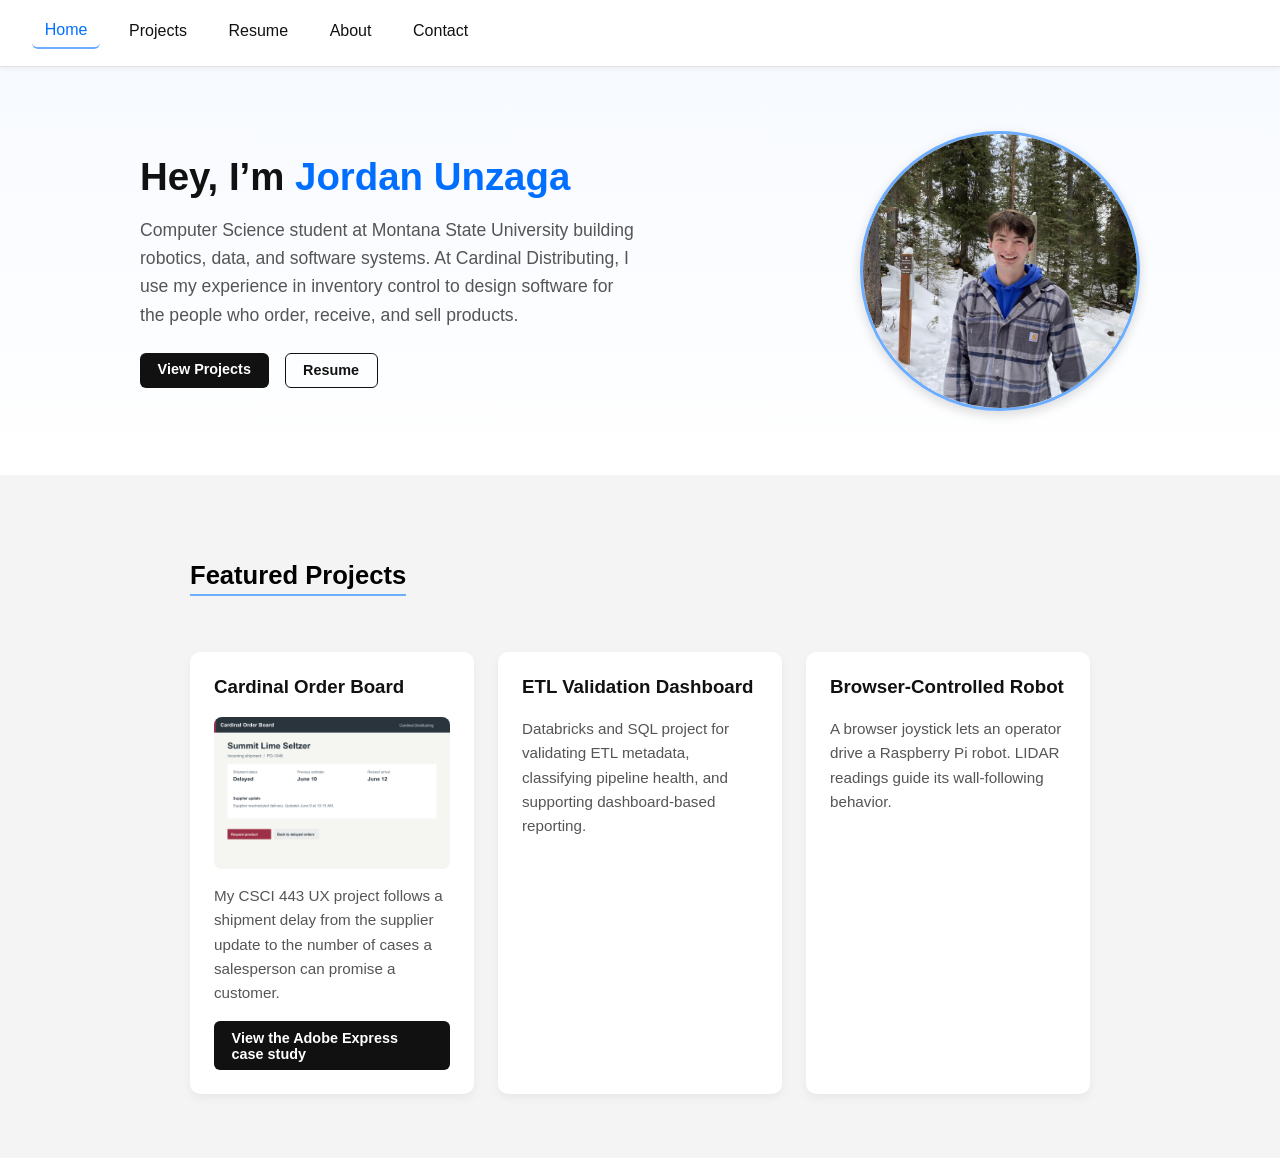
<file: index.html>
<!doctype html>
<html lang="en">
<head>
    <meta charset="UTF-8">
    <meta name="viewport" content="width=device-width, initial-scale=1">
    <link rel="icon" type="image/png" href="images/JULogo.png">
    <title>Jordan Unzaga | Portfolio</title>
    <link rel="stylesheet" href="css/navbar.css">
    <link rel="stylesheet" href="css/base.css">
    <link rel="stylesheet" href="css/home.css">
</head>

<body>
<div id="navbar"></div>

<!-- Hero -->
<section class="hero">
    <div class="hero-content">
        <div class="hero-text">
            <h1>Hey, I’m <span class="highlight">Jordan Unzaga</span></h1>
                <p>
                    Computer Science student at Montana State University building robotics, data, and software systems.
                    At Cardinal Distributing, I use my experience in inventory control to design software for the people who order, receive, and sell products.
                </p>
            <div class="btn-group">
                <a href="html/projects.html" class="btn">View Projects</a>
                <a href="html/resume.html" class="btn secondary">Resume</a>
            </div>
        </div>
        <img src="images/jordan_unzaga_home.jpg" alt="Jordan Unzaga" class="hero-photo">
    </div>
</section>

<!-- Featured Projects -->
<section class="featured page-wrapper">
    <h2>Featured Projects</h2>
    <div class="project-grid">
        <div class="project-card">
            <h3>Cardinal Order Board</h3>
<a href="images/cob-shipment.png"><img class="project-image" style="width:100%;height:auto;border-radius:8px;margin-bottom:.6rem" src="images/cob-shipment.png" alt="Shipment details showing the revised arrival date — open full size"></a>
            <p>
                My CSCI 443 UX project follows a shipment delay from the supplier update to the number of cases a salesperson can promise a customer.
            </p>
<div class="project-links"><a class="btn" href="https://new.express.adobe.com/webpage/lxT2cFe9dSMWk">View the Adobe Express case study</a></div>
        </div>

        <div class="project-card">
            <h3>ETL Validation Dashboard</h3>
            <p>
                Databricks and SQL project for validating ETL metadata, classifying pipeline health,
                and supporting dashboard-based reporting.
            </p>
        </div>

        <div class="project-card">
            <h3>Browser-Controlled Robot</h3>
            <p>
                A browser joystick lets an operator drive a Raspberry Pi robot. LIDAR readings guide its wall-following behavior.
            </p>
        </div>
    </div>
</section>


<script src="script/navbar.js"></script>
</body>
</html>
</file>
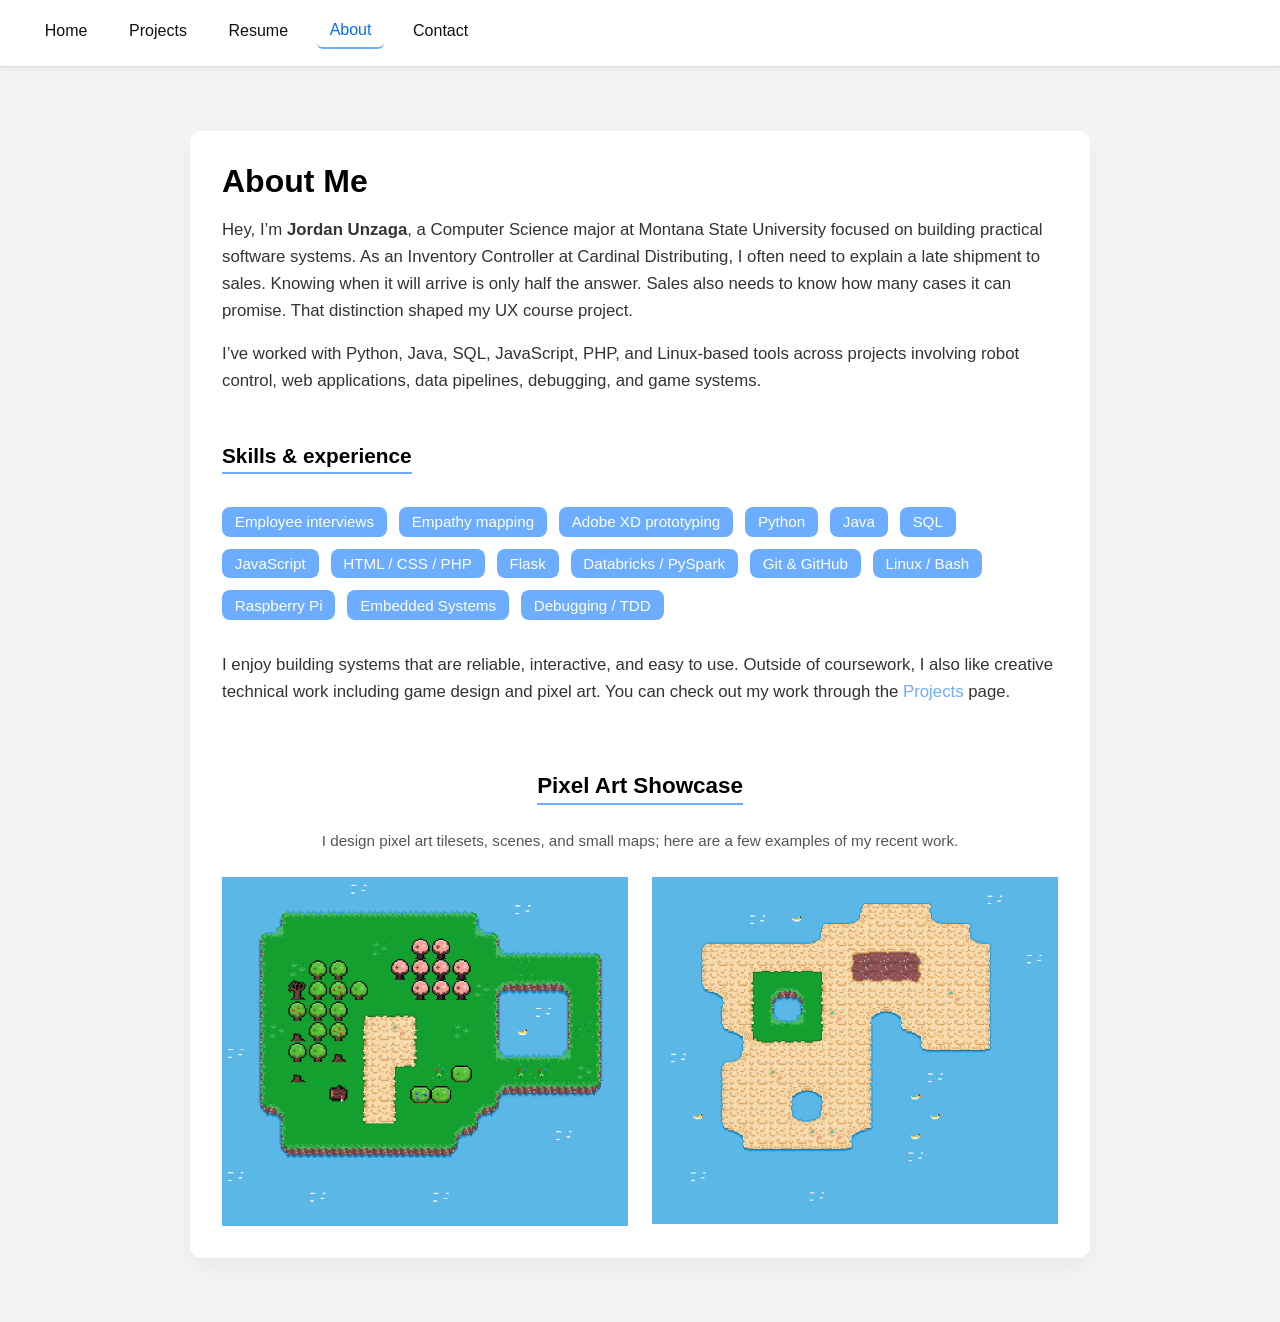
<file: html/about.html>
<!doctype html>
<html lang="en">
<head>
    <meta charset="UTF-8">
    <meta name="viewport" content="width=device-width, initial-scale=1">
    <link rel="icon" type="image/png" href="../images/JULogo.png">
    <title>About | Jordan Unzaga</title>
    <link rel="stylesheet" href="../css/base.css">
    <link rel="stylesheet" href="../css/navbar.css">
    <link rel="stylesheet" href="../css/about.css">
</head>
<body>
<div id="navbar"></div>

<main class="page-wrapper">
    <h1>About Me</h1>
        <p>
            Hey, I’m <strong>Jordan Unzaga</strong>, a Computer Science major at Montana State University focused on building practical software systems.
            As an Inventory Controller at Cardinal Distributing, I often need to explain a late shipment to sales. Knowing when it will arrive is only half the answer. Sales also needs to know how many cases it can promise. That distinction shaped my UX course project.
        </p>

        <p>
            I’ve worked with Python, Java, SQL, JavaScript, PHP, and Linux-based tools across projects involving robot control,
            web applications, data pipelines, debugging, and game systems.
        </p>

    <section class="skills">
        <h2>Skills &amp; experience</h2>
        <div class="skills-list">
            <span>Employee interviews</span>
            <span>Empathy mapping</span>
            <span>Adobe XD prototyping</span>
            <span>Python</span>
            <span>Java</span>
            <span>SQL</span>
            <span>JavaScript</span>
            <span>HTML / CSS / PHP</span>
            <span>Flask</span>
            <span>Databricks / PySpark</span>
            <span>Git & GitHub</span>
            <span>Linux / Bash</span>
            <span>Raspberry Pi</span>
            <span>Embedded Systems</span>
            <span>Debugging / TDD</span>
        </div>
    </section>

    <p style="margin-top:2rem;">
        I enjoy building systems that are reliable, interactive, and easy to use.
        Outside of coursework, I also like creative technical work including game design and pixel art.
        You can check out my work through the <a href="projects.html" style="color:#6dadff; text-decoration:none;">Projects</a> page.
    </p>

    <section class="pixel-art">
        <h2>Pixel Art Showcase</h2>
        <p class="sub">
            I design pixel art tilesets, scenes, and small maps; here are a few examples of my recent work.
        </p>

        <div class="pixel-gallery">
            <img src="../images/pixel-art1.png" alt="Pixel Art Scene 1">
            <img src="../images/pixel-art2.png" alt="Pixel Art Scene 2">
        </div>
    </section>



</main>

<script src="../script/navbar.js"></script>
</body>
</html>
</file>
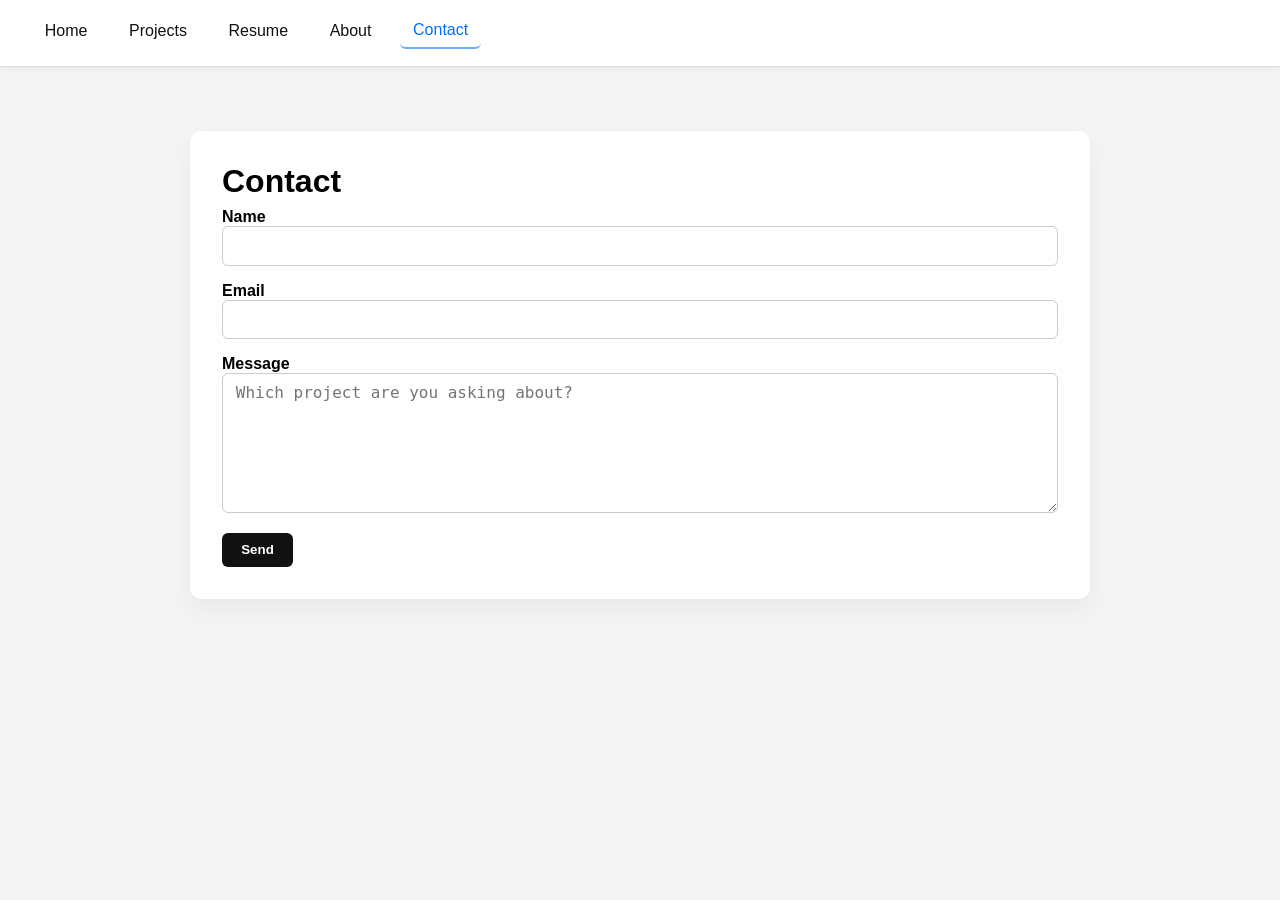
<file: html/contact.html>
<!doctype html>
<html lang="en">
<head>
    <meta charset="UTF-8">
    <meta name="viewport" content="width=device-width, initial-scale=1">
    <link rel="icon" type="image/png" href="../images/JULogo.png">
    <title>Contact | Jordan Unzaga</title>
    <link rel="stylesheet" href="../css/base.css">
    <link rel="stylesheet" href="../css/navbar.css">
    <link rel="stylesheet" href="../css/contact.css">

</head>
<body>
<div id="navbar"></div>

<main class="page-wrapper">
    <h1>Contact</h1>
    
    <form action="mailto:jordan.unzaga22@gmail.com" method="post" enctype="text/plain">
        <div>
            <label for="name">Name</label>
            <input id="name" name="name" required>
        </div>
        <div>
            <label for="email">Email</label>
            <input id="email" name="email" type="email" required>
        </div>
        <div>
            <label for="message">Message</label>
            <textarea id="message" name="message" placeholder="Which project are you asking about?"></textarea>
        </div>
        <button type="submit">Send</button>
    </form>
</main>

<script src="../script/navbar.js"></script>
</body>
</html>
</file>
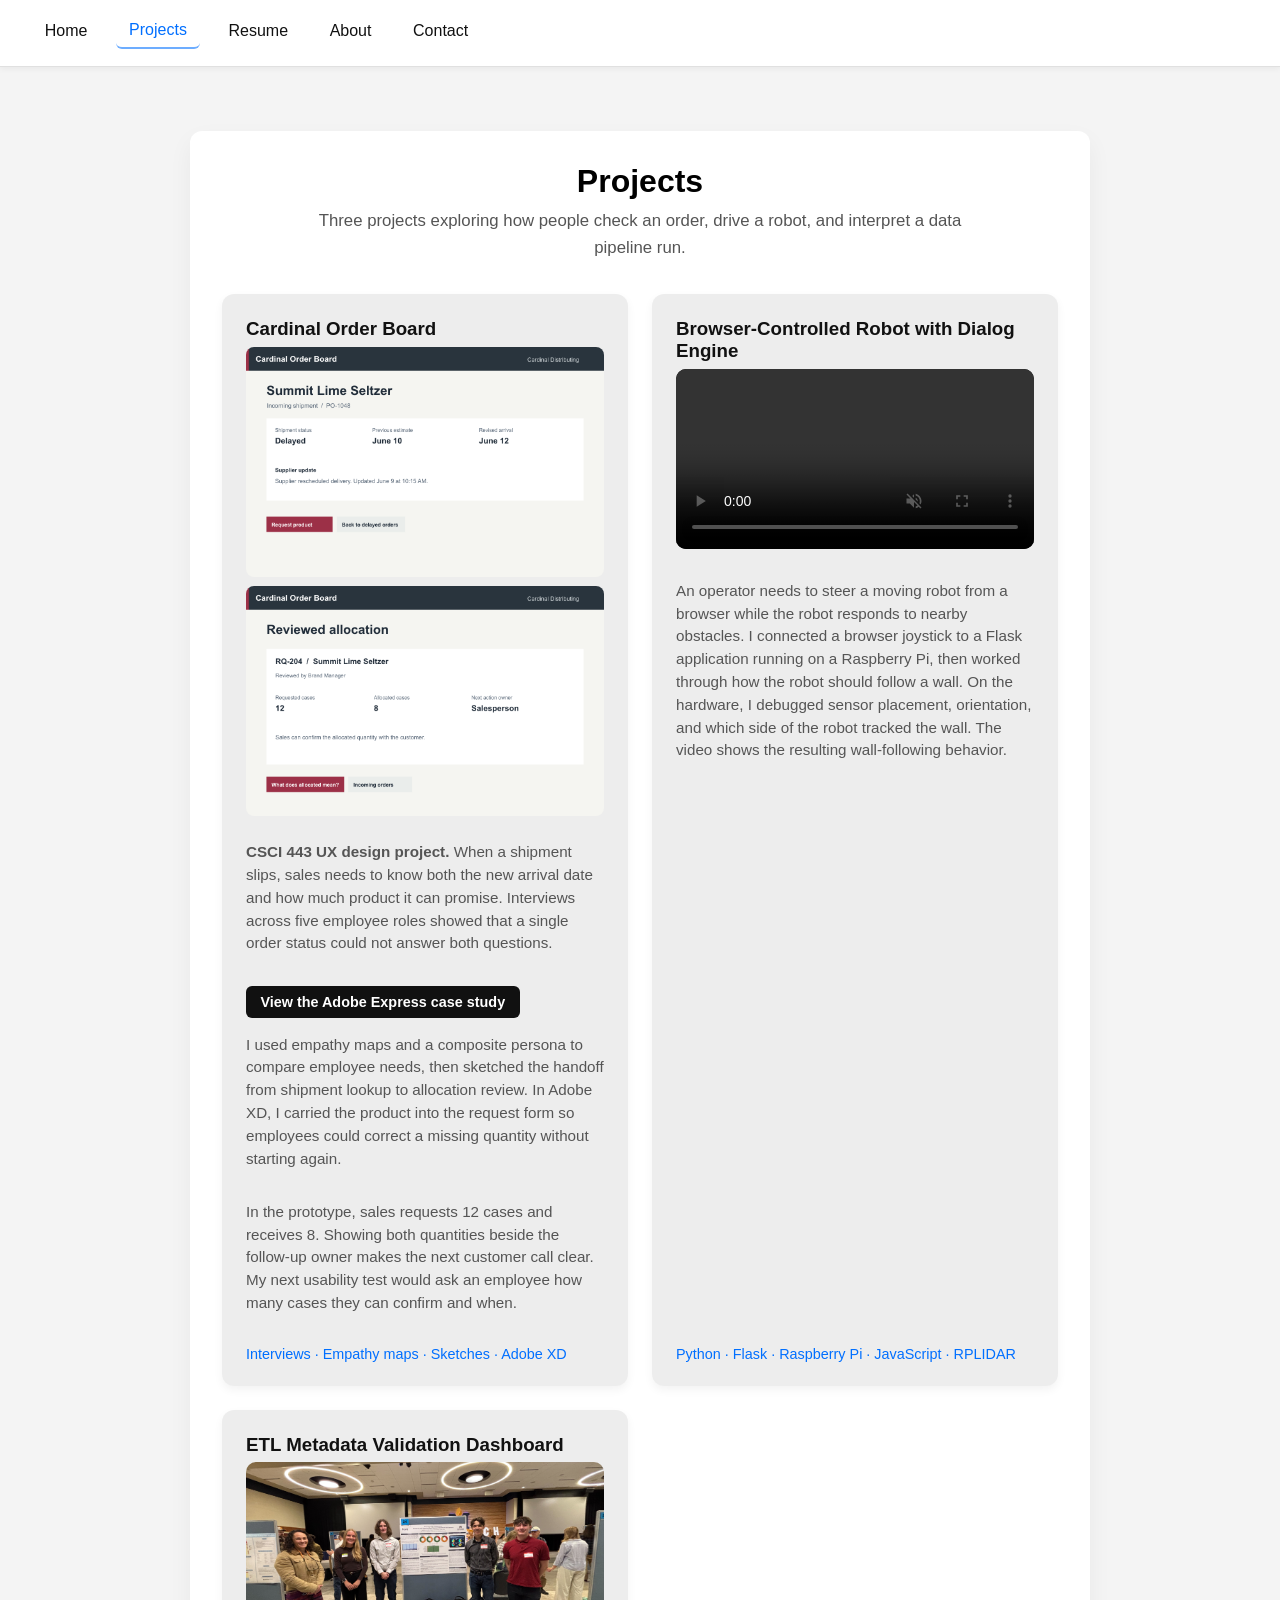
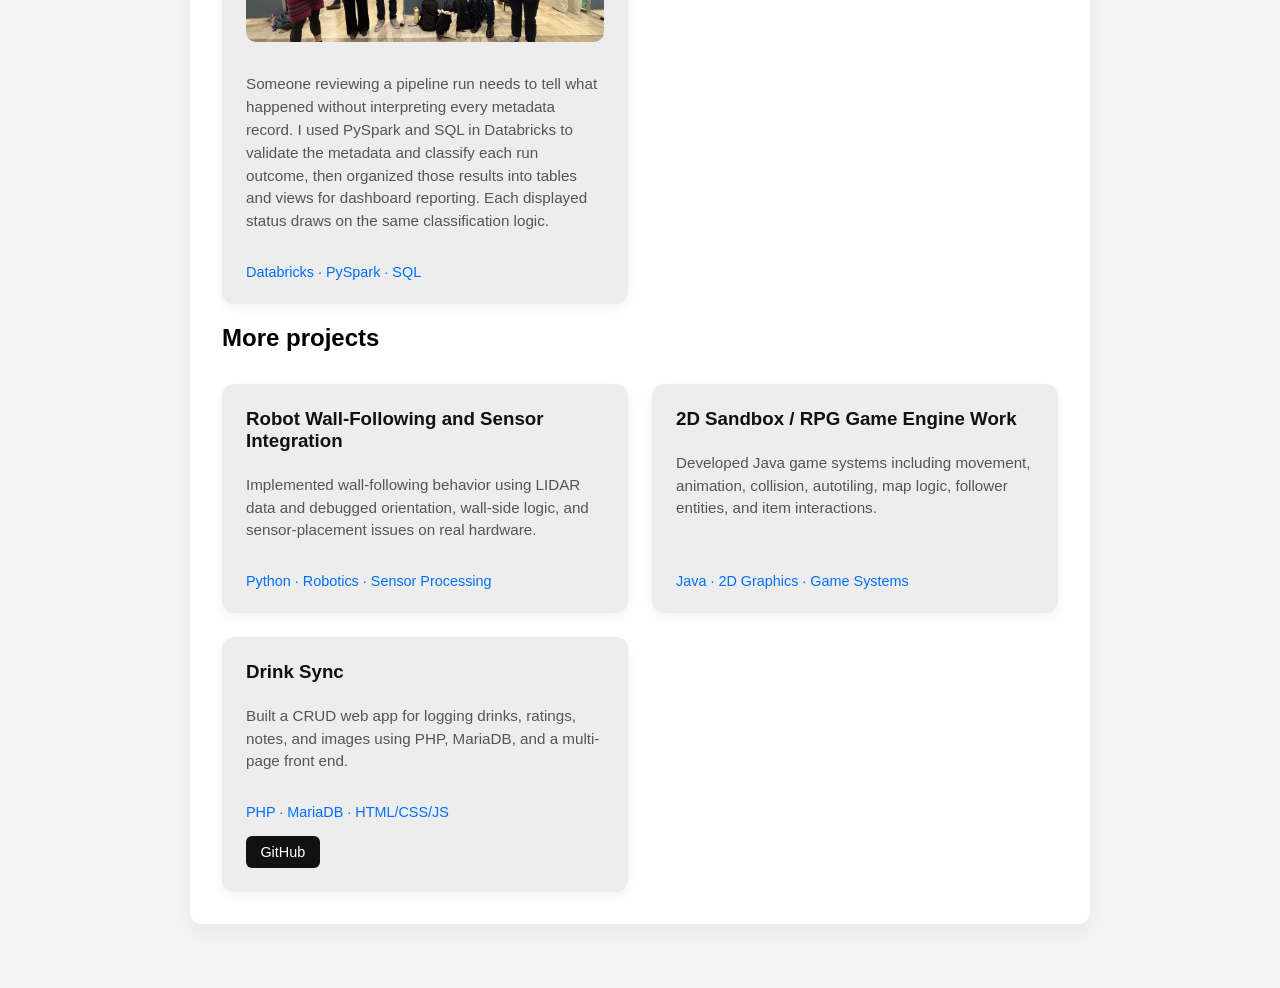
<file: html/projects.html>
<!doctype html>
<html lang="en">
<head>
    <meta charset="UTF-8">
    <meta name="viewport" content="width=device-width, initial-scale=1">
    <link rel="icon" type="image/png" href="../images/JULogo.png">
    <title>Projects | Jordan Unzaga</title>
    <link rel="stylesheet" href="../css/navbar.css">
    <link rel="stylesheet" href="../css/base.css">
    <link rel="stylesheet" href="../css/projects.css">
</head>

<body>
<div id="navbar"></div>

<main class="page-wrapper">
    <div class="projects-header">
        <h1>Projects</h1>
    <p>Three projects exploring how people check an order, drive a robot, and interpret a data pipeline run.</p>
    </div>

    <div class="project-grid">


        <div class="project-card">
            <h3>Cardinal Order Board</h3>
<a href="../images/cob-shipment.png"><img class="project-image" style="width:100%;height:auto;border-radius:8px;margin-bottom:.6rem" src="../images/cob-shipment.png" alt="Shipment details showing the revised arrival date — open full size"></a><a href="../images/cob-allocation.png"><img class="project-image" style="width:100%;height:auto;border-radius:8px;margin-bottom:.6rem" src="../images/cob-allocation.png" alt="Allocation review showing 8 of the 12 requested cases — open full size"></a>
            <p><strong>CSCI 443 UX design project.</strong> When a shipment slips, sales needs to know both the new arrival date and how much product it can promise. Interviews across five employee roles showed that a single order status could not answer both questions.</p>
<div class="project-links"><a class="btn" href="https://new.express.adobe.com/webpage/lxT2cFe9dSMWk">View the Adobe Express case study</a></div>
            <p>I used empathy maps and a composite persona to compare employee needs, then sketched the handoff from shipment lookup to allocation review. In Adobe XD, I carried the product into the request form so employees could correct a missing quantity without starting again.</p>
            <p>In the prototype, sales requests 12 cases and receives 8. Showing both quantities beside the follow-up owner makes the next customer call clear. My next usability test would ask an employee how many cases they can confirm and when.</p>
            <div class="tech">Interviews · Empathy maps · Sketches · Adobe XD</div>
        </div>

        <div class="project-card">
            <h3>Browser-Controlled Robot with Dialog Engine</h3>
            <video class="project-media" controls muted playsinline preload="metadata">
                <source src="../videos/Wall_Follow.mov" type="video/mp4">
                Your browser does not support the video tag.
            </video>
            <p>
                An operator needs to steer a moving robot from a browser while the robot responds to nearby obstacles. I connected a browser joystick to a Flask application running on a Raspberry Pi, then worked through how the robot should follow a wall. On the hardware, I debugged sensor placement, orientation, and which side of the robot tracked the wall. The video shows the resulting wall-following behavior.
            </p>
            <div class="tech">Python · Flask · Raspberry Pi · JavaScript · RPLIDAR</div>
        </div>

        <div class="project-card">
            <h3>ETL Metadata Validation Dashboard</h3>
            <img class="project-image" src="../images/CSCI491-SRC.jpg" alt="Browser-controlled robot project">
            <p>
                Someone reviewing a pipeline run needs to tell what happened without interpreting every metadata record. I used PySpark and SQL in Databricks to validate the metadata and classify each run outcome, then organized those results into tables and views for dashboard reporting. Each displayed status draws on the same classification logic.
            </p>
            <div class="tech">Databricks · PySpark · SQL</div>
        </div>

    </div>
<section aria-labelledby="more-projects">
<h2 id="more-projects">More projects</h2>
<div class="project-grid">
<div class="project-card">
            <h3>Robot Wall-Following and Sensor Integration</h3>
            <p>
                Implemented wall-following behavior using LIDAR data and debugged
                orientation, wall-side logic, and sensor-placement issues on real hardware.
            </p>
            <div class="tech">Python · Robotics · Sensor Processing</div>
        </div>

        

        <div class="project-card">
            <h3>2D Sandbox / RPG Game Engine Work</h3>
            <p>
                Developed Java game systems including movement, animation, collision,
                autotiling, map logic, follower entities, and item interactions.
            </p>
            <div class="tech">Java · 2D Graphics · Game Systems</div>
        </div>

        <div class="project-card">
            <h3>Drink Sync</h3>
            <p>
                Built a CRUD web app for logging drinks, ratings, notes, and images
                using PHP, MariaDB, and a multi-page front end.
            </p>
            <div class="tech">PHP · MariaDB · HTML/CSS/JS</div>
            <div class="project-links">
                <a href="https://github.com/jordan-unzaga/DrinkSync" target="_blank" rel="noopener noreferrer">GitHub</a>
            </div>
        </div>

</div>
</section>
</main>

<script src="../script/navbar.js"></script>
</body>
</html>
</file>
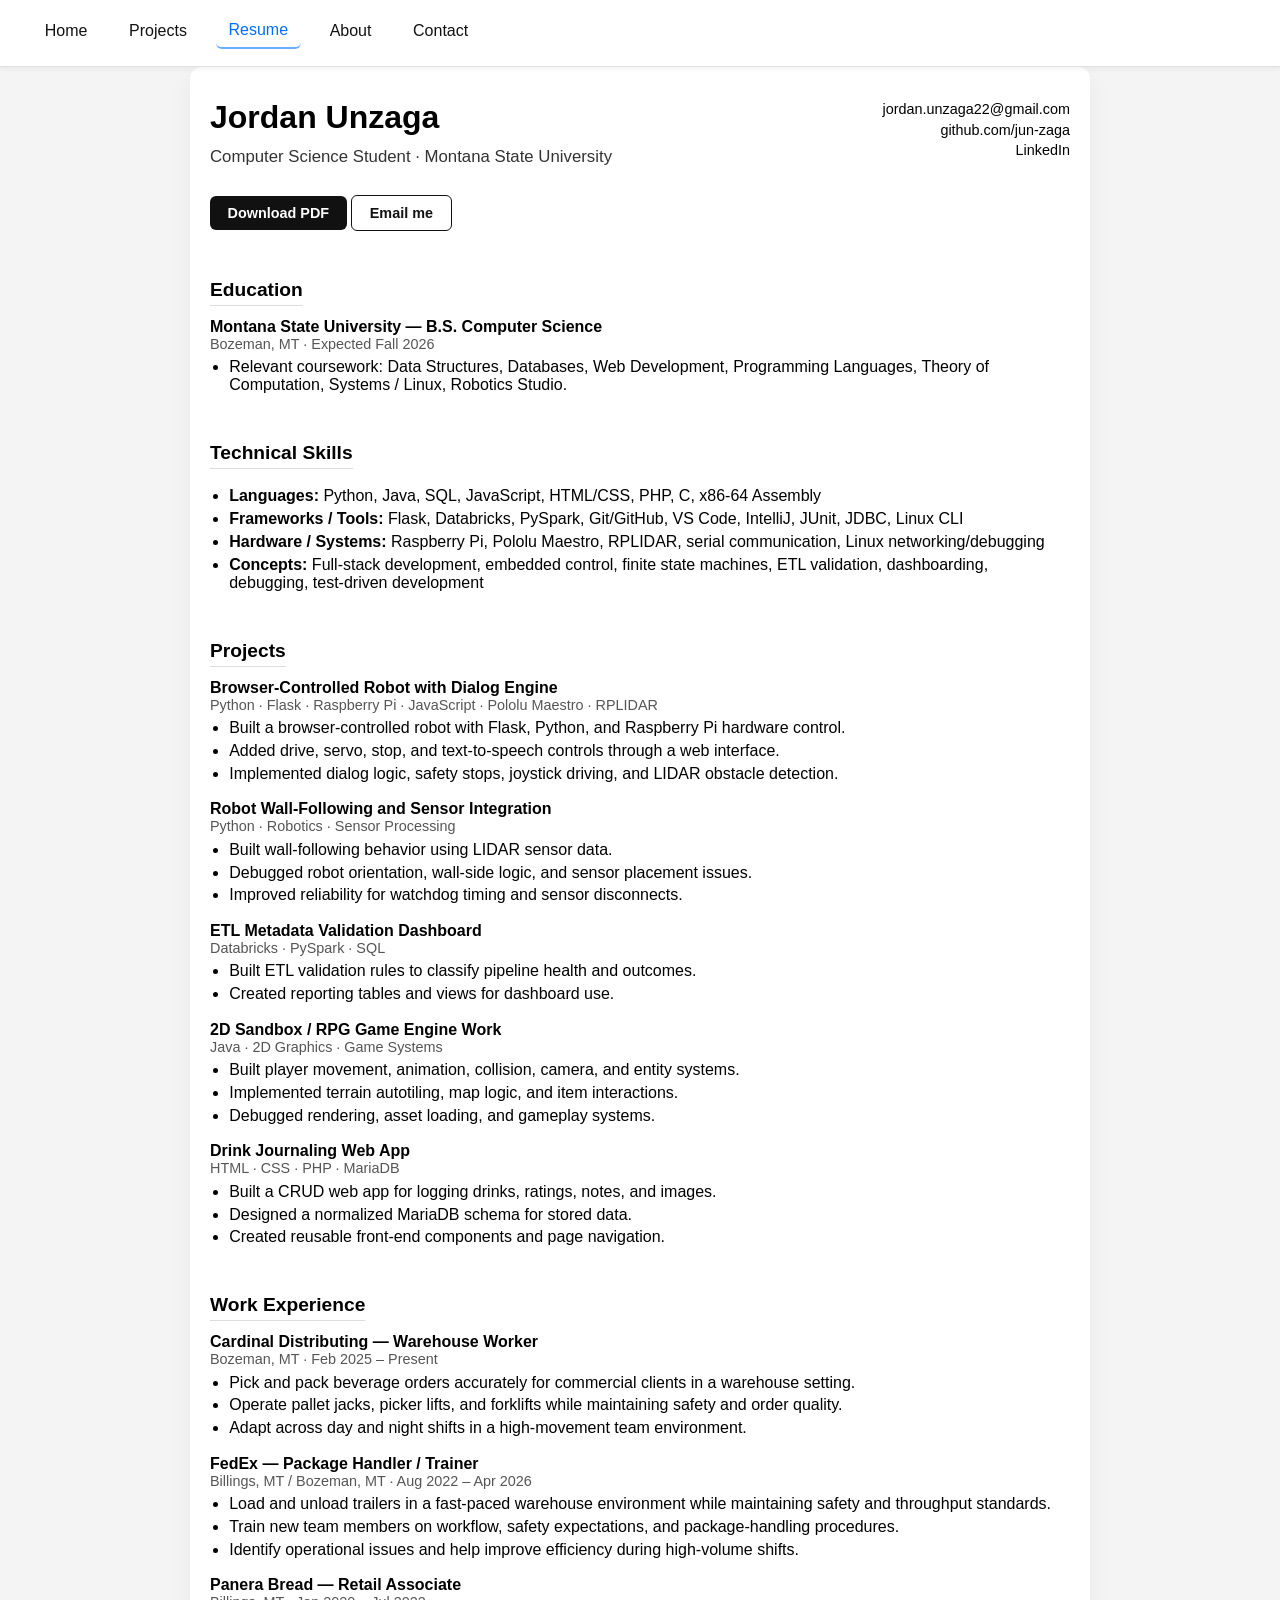
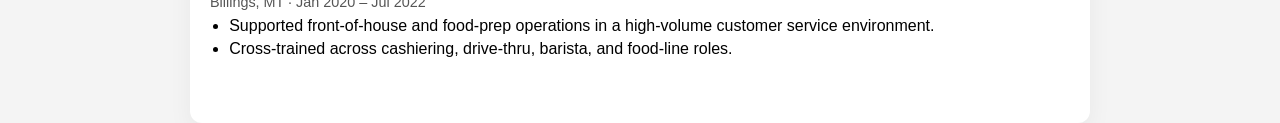
<file: html/resume.html>
<!doctype html>
<html lang="en">
<head>
    <meta charset="UTF-8">
    <meta name="viewport" content="width=device-width, initial-scale=1">
    <title>Resume | Jordan Unzaga</title>
    <link rel="stylesheet" href="../css/base.css">
    <link rel="stylesheet" href="../css/navbar.css">
    <link rel="stylesheet" href="../css/resume.css">
</head>
<body>
<div id="navbar"></div>

<main class="page-wrapper">
    <div class="top-row">
        <div>
            <h1>Jordan Unzaga</h1>
            <p style="margin: .3rem 0 0;">Computer Science Student · Montana State University</p>
        </div>

        <div class="contact-info">
            <div><a href="mailto:jordan.unzaga22@gmail.com">jordan.unzaga22@gmail.com</a></div>
            <div><a href="https://github.com/jordan-unzaga" target="_blank" rel="noopener noreferrer">github.com/jun-zaga</a></div>
            <div><a href="https://www.linkedin.com/in/jordan-unzaga-432226391/" target="_blank" rel="noopener noreferrer">LinkedIn</a></div>
        </div>
    </div>

    <div class="btn-row">
        <a href="../res/Resume-JU-Spring2026.pdf" class="btn" target="_blank" rel="noopener noreferrer">Download PDF</a>
        <a href="mailto:jordan.unzaga22@gmail.com?subject=Regarding%20your%20portfolio" class="btn secondary">Email me</a>
    </div>

    <section class="section">
        <h2>Education</h2>
        <div class="item">
            <div class="item-title">Montana State University — B.S. Computer Science</div>
            <div class="item-sub">Bozeman, MT · Expected Fall 2026</div>
            <ul>
                <li>Relevant coursework: Data Structures, Databases, Web Development, Programming Languages, Theory of Computation, Systems / Linux, Robotics Studio.</li>
            </ul>
        </div>
    </section>

    <section class="section">
        <h2>Technical Skills</h2>
        <ul>
            <li><strong>Languages:</strong> Python, Java, SQL, JavaScript, HTML/CSS, PHP, C, x86-64 Assembly</li>
            <li><strong>Frameworks / Tools:</strong> Flask, Databricks, PySpark, Git/GitHub, VS Code, IntelliJ, JUnit, JDBC, Linux CLI</li>
            <li><strong>Hardware / Systems:</strong> Raspberry Pi, Pololu Maestro, RPLIDAR, serial communication, Linux networking/debugging</li>
            <li><strong>Concepts:</strong> Full-stack development, embedded control, finite state machines, ETL validation, dashboarding, debugging, test-driven development</li>
        </ul>
    </section>

    <section class="section">
        <h2>Projects</h2>

    <div class="item">
        <div class="item-title">Browser-Controlled Robot with Dialog Engine</div>
        <div class="item-sub">Python · Flask · Raspberry Pi · JavaScript · Pololu Maestro · RPLIDAR</div>
        <ul>
            <li>Built a browser-controlled robot with Flask, Python, and Raspberry Pi hardware control.</li>
            <li>Added drive, servo, stop, and text-to-speech controls through a web interface.</li>
            <li>Implemented dialog logic, safety stops, joystick driving, and LIDAR obstacle detection.</li>
        </ul>
    </div>

    <div class="item">
        <div class="item-title">Robot Wall-Following and Sensor Integration</div>
        <div class="item-sub">Python · Robotics · Sensor Processing</div>
        <ul>
            <li>Built wall-following behavior using LIDAR sensor data.</li>
            <li>Debugged robot orientation, wall-side logic, and sensor placement issues.</li>
            <li>Improved reliability for watchdog timing and sensor disconnects.</li>
        </ul>
    </div>

    <div class="item">
        <div class="item-title">ETL Metadata Validation Dashboard</div>
        <div class="item-sub">Databricks · PySpark · SQL</div>
        <ul>
            <li>Built ETL validation rules to classify pipeline health and outcomes.</li>
            <li>Created reporting tables and views for dashboard use.</li>
        </ul>
    </div>

    <div class="item">
        <div class="item-title">2D Sandbox / RPG Game Engine Work</div>
        <div class="item-sub">Java · 2D Graphics · Game Systems</div>
        <ul>
            <li>Built player movement, animation, collision, camera, and entity systems.</li>
            <li>Implemented terrain autotiling, map logic, and item interactions.</li>
            <li>Debugged rendering, asset loading, and gameplay systems.</li>
        </ul>
    </div>

    <div class="item">
        <div class="item-title">Drink Journaling Web App</div>
        <div class="item-sub">HTML · CSS · PHP · MariaDB</div>
        <ul>
            <li>Built a CRUD web app for logging drinks, ratings, notes, and images.</li>
            <li>Designed a normalized MariaDB schema for stored data.</li>
            <li>Created reusable front-end components and page navigation.</li>
        </ul>
    </div>

    <section class="section">
        <h2>Work Experience</h2>

        <div class="item">
            <div class="item-title">Cardinal Distributing — Warehouse Worker</div>
            <div class="item-sub">Bozeman, MT · Feb 2025 – Present</div>
            <ul>
                <li>Pick and pack beverage orders accurately for commercial clients in a warehouse setting.</li>
                <li>Operate pallet jacks, picker lifts, and forklifts while maintaining safety and order quality.</li>
                <li>Adapt across day and night shifts in a high-movement team environment.</li>
            </ul>
        </div>

        <div class="item">
            <div class="item-title">FedEx — Package Handler / Trainer</div>
            <div class="item-sub">Billings, MT / Bozeman, MT · Aug 2022 – Apr 2026</div>
            <ul>
                <li>Load and unload trailers in a fast-paced warehouse environment while maintaining safety and throughput standards.</li>
                <li>Train new team members on workflow, safety expectations, and package-handling procedures.</li>
                <li>Identify operational issues and help improve efficiency during high-volume shifts.</li>
            </ul>
        </div>

        <div class="item">
            <div class="item-title">Panera Bread — Retail Associate</div>
            <div class="item-sub">Billings, MT · Jan 2020 – Jul 2022</div>
            <ul>
                <li>Supported front-of-house and food-prep operations in a high-volume customer service environment.</li>
                <li>Cross-trained across cashiering, drive-thru, barista, and food-line roles.</li>
            </ul>
        </div>
    </section>
</main>

<script src="../script/navbar.js"></script>
</body>
</html>
</file>
<file: css/navbar.css>
body {
    margin: 0;
}

.navbar {
    width: 100%;
    background-color: #ffffff;
    border-bottom: 1px solid #e0e0e0;
    box-shadow: 0 2px 6px rgba(0, 0, 0, 0.05);
    box-sizing: border-box;
    position: sticky;
    top: 0;
    z-index: 1000;
}

.navbar ul {
    flex-wrap: wrap;
    display: flex;
    align-items: center;
    justify-content: flex-start;
    gap: 1rem;
    list-style: none;
    margin: 0;
    padding: 0.8rem 2rem;
}

.navbar ul li a {
    display: block;
    color: #111;
    text-align: center;
    padding: 0.5rem 0.8rem;
    text-decoration: none;
    font-weight: 500;
    border-radius: 6px;
    transition: background-color 0.2s, color 0.2s;
}

.navbar ul li a:hover {
    background-color: #f4f4f4;
    color: #006fff;
}

.navbar ul li a.active {
    border-bottom: 2px solid #6dadff;
    color: #006fff;
}


.navbar ul .donate {
    margin-left: auto;
}

.navbar ul .donate a {
    background-color: #6dadff;
    color: white;
    font-weight: 600;
    border-radius: 6px;
    padding: 0.5rem 1rem;
    text-decoration: none;
    transition: background-color 0.2s;
}

.navbar ul .donate a:hover {
    background-color: #006fff;
    color: #ffffff;
}

@media (max-width: 640px) {
    .navbar ul {
        justify-content: center;
        gap: 0.5rem;
        padding: 0.75rem 1rem;
    }

    .navbar ul li a {
        padding: 0.45rem 0.7rem;
        font-size: 0.95rem;
    }

    .navbar ul .donate {
        margin-left: 0;
    }
}
</file>
<file: css/base.css>
body {
    margin: 0;
    font-family: Arial, Helvetica, sans-serif;
    background: #f4f4f4;
}

.page-wrapper {
    width: min(900px, calc(100% - 2rem));
    margin: 4rem auto;
    background: #fff;
    padding: clamp(1rem, 2.5vw, 3rem);
    border-radius: 12px;
    box-shadow: 0 10px 25px rgba(0, 0, 0, .05);
}

h1 {
    margin-top: 0;
    margin-bottom: .5rem;
}

p {
    color: #333;
    line-height: 1.6;
    font-size: 1.05rem;
}

.section {
    margin-top: 2rem;
}

.section h2 {
    font-size: 1.2rem;
    border-bottom: 2px solid #6dadff;
    display: inline-block;
    padding-bottom: .3rem;
    margin-bottom: .8rem;
}

ul {
    margin: .4rem 0 0 1.2rem;
    padding: 0;
}

ul li {
    margin-bottom: .3rem;
}

.btn {
    display: inline-block;
    background: #111;
    color: #fff;
    text-decoration: none;
    padding: .55rem 1.1rem;
    border-radius: 6px;
    font-weight: 600;
    font-size: .9rem;
    transition: background 0.2s;
}

.btn:hover {
    background: #333;
}

.btn.secondary {
    background: transparent;
    color: #111;
    border: 1px solid #111;
}

img {
    max-width: 100%;
    height: auto;
    display: block;
}

*,
*::before,
*::after {
    box-sizing: border-box;
}

@media (max-width: 640px) {
    .page-wrapper {
        width: min(100% - 1rem, 900px);
        margin: 1rem auto 2rem;
        border-radius: 10px;
    }

    h1 {
        font-size: 1.8rem;
    }

    p {
        font-size: 1rem;
    }
}
</file>
<file: css/home.css>
.hero {
    background: linear-gradient(180deg, #f7faff 0%, #ffffff 100%);
    padding: 4rem 2rem;
}

.hero-content {
    display: flex;
    align-items: center;
    justify-content: center;
    gap: 3rem;
    flex-wrap: wrap;
    max-width: 1000px;
    margin: 0 auto;
}

.hero-text {
    flex: 1 1 360px;
    text-align: left;
    min-width: 280px;
}

.hero-text h1 {
    font-size: 2.4rem;
    color: #111;
    margin-bottom: .5rem;
}

.hero-text p {
    color: #555;
    font-size: 1.1rem;
    line-height: 1.6;
    margin-bottom: 1.5rem;
    max-width: 500px;
}

.highlight {
    color: #006fff;
    font-weight: 600;
}

.hero-photo {
    width: clamp(180px, 28vw, 280px);
    aspect-ratio: 1 / 1;
    object-fit: cover;
    object-position: center;
    border-radius: 50%;
    box-shadow: 0 4px 12px rgba(0,0,0,.15);
    border: 3px solid #6dadff;
    flex-shrink: 0;
}

.btn-group {
    display: flex;
    gap: 1rem;
    flex-wrap: wrap;
}


.featured {
    background: none;
    box-shadow: none;
    border-radius: 0;
    padding: 0;
}

.featured h2 {
    text-align: center;
    font-size: 1.6rem;
    margin-bottom: 1.5rem;
    border-bottom: 2px solid #6dadff;
    display: inline-block;
    padding-bottom: .3rem;
}


.project-grid {
    display: grid;
    grid-template-columns: repeat(auto-fit, minmax(260px, 1fr));
    gap: 1.5rem;
    margin-top: 2rem;
}

.project-card {
    background: #fff;
    border-radius: 10px;
    box-shadow: 0 4px 10px rgba(0,0,0,.05);
    padding: 1.5rem;
    transition: transform .2s ease, box-shadow .2s ease;
}

.project-card:hover {
    transform: translateY(-4px);
    box-shadow: 0 6px 14px rgba(0,0,0,.1);
}

.project-card h3 {
    margin-top: 0;
    color: #111;
}

.project-card p {
    color: #555;
    font-size: .95rem;
}

@media (max-width: 700px) {
    .hero {
        padding: 2.5rem 1rem;
    }

    .hero-content {
        flex-direction: column-reverse;
        text-align: center;
        gap: 1.5rem;
    }

    .hero-text {
        text-align: center;
        min-width: 0;
        flex: 1 1 auto;
    }

    .hero-text h1 {
        font-size: 2rem;
    }

    .hero-text p {
        margin-left: auto;
        margin-right: auto;
        font-size: 1rem;
    }

    .btn-group {
        justify-content: center;
    }

    .project-grid {
        grid-template-columns: 1fr;
    }
}

@media (min-width: 701px) and (max-width: 1024px) {
    .hero {
        padding: 3rem 1.5rem;
    }

    .hero-content {
        gap: 2rem;
    }

    .hero-text h1 {
        font-size: 2.1rem;
    }
}
</file>
<file: css/about.css>
.skills {
    margin-top: 2rem;
}

.skills h2 {
    font-size: 1.3rem;
    border-bottom: 2px solid #6dadff;
    display: inline-block;
    padding-bottom: .2rem;
}

.skills-list {
    display: flex;
    flex-wrap: wrap;
    gap: .75rem;
    margin-top: 1rem;
}

.skills-list span {
    background: #6dadff;
    color: #fff;
    padding: .4rem .8rem;
    border-radius: 8px;
    font-size: .95rem;
    font-weight: 500;
}

.pixel-art {
    margin-top: 3rem;
    text-align: center;
}

.pixel-art h2 {
    font-size: 1.4rem;
    border-bottom: 2px solid #6dadff;
    display: inline-block;
    padding-bottom: .3rem;
    margin-bottom: .5rem;
}

.pixel-art .sub {
    color: #555;
    font-size: .95rem;
    margin-bottom: 1.5rem;
}

.pixel-gallery {
    display: grid;
    grid-template-columns: repeat(auto-fit, minmax(320px, 1fr));
    gap: 1.5rem;
    justify-items: center;
}

.pixel-gallery {
    display: grid;
    grid-template-columns: repeat(auto-fit, minmax(min(100%, 260px), 1fr));
    gap: 1.5rem;
    justify-items: center;
}

.pixel-gallery img:hover {
    transform: scale(1.02);
    box-shadow: 0 6px 22px rgba(0, 0, 0, .15);
}

@media (max-width: 640px) {
    .skills-list {
        gap: 0.5rem;
    }

    .skills-list span {
        font-size: 0.9rem;
        padding: 0.35rem 0.7rem;
    }

    .pixel-art {
        margin-top: 2rem;
    }
}
</file>
<file: css/contact.css>
form {
    display: grid;
    gap: 1rem;
}

label {
    font-weight: 600;
}

input, textarea {
    width: 100%;
    padding: .6rem .8rem;
    border: 1px solid #ccc;
    border-radius: 6px;
    font-size: 1rem;
}

textarea {
    min-height: 140px;
    resize: vertical;
}

button {
    width: fit-content;
    background: #111;
    color: #fff;
    border: none;
    padding: .6rem 1.2rem;
    border-radius: 6px;
    font-weight: 600;
    cursor: pointer;
    transition: background .2s;
}

button:hover {
    background: #333;
}

.contact-links {
    margin-top: 2rem;
    display: flex;
    gap: 1rem;
    flex-wrap: wrap;
}

.contact-links a {
    color: #006fff;
    text-decoration: none;
    font-weight: 500;
}

@media (max-width: 640px) {
    button {
        width: 100%;
    }
}
</file>
<file: css/projects.css>
.projects-header {
    text-align: center;
    margin-bottom: 2rem;
}

.projects-header h1 {
    font-size: 2rem;
    margin-bottom: .5rem;
}

.projects-header p {
    color: #555;
    margin: 0 auto;
    max-width: 650px;
}

.project-grid {
    display: grid;
    grid-template-columns: repeat(auto-fit, minmax(280px, 1fr));
    gap: 1.5rem;
    margin-top: 2rem;
}

.project-card {
    background: rgba(0, 0, 0, 0.07);
    border-radius: 12px;
    box-shadow: 0 4px 10px rgba(0, 0, 0, .05);
    padding: 1.5rem;
    transition: transform .2s ease, box-shadow .2s ease;
    display: flex;
    flex-direction: column;
}

.project-card:hover {
    transform: translateY(-4px);
    box-shadow: 0 8px 16px rgba(0, 0, 0, .1);
}

.project-card h3 {
    margin-top: 0;
    color: #111;
    margin-bottom: .4rem;
}

.project-media {
    width: 100%;
    height: 180px;
    object-fit: cover;
    border-radius: 10px;
    margin-bottom: 1rem;
    display: block;
    background: #111;
}

.project-image {
    width: 100%;
    height: 180px;
    object-fit: cover;
    border-radius: 10px;
    margin-bottom: 1rem;
    display: block;
}

.project-card p {
    color: #555;
    font-size: .95rem;
    line-height: 1.5;
    flex-grow: 1;
}

.tech {
    margin-top: 1rem;
    font-size: .9rem;
    color: #006fff;
    font-weight: 500;
}

.project-links {
    margin-top: 1rem;
    display: flex;
    gap: .5rem;
}

.project-links a {
    display: inline-block;
    background: #111;
    color: white;
    text-decoration: none;
    padding: .5rem .9rem;
    border-radius: 6px;
    font-size: .9rem;
    transition: background .2s;
}

.project-links a:hover {
    background: #333;
}

@media (max-width: 640px) {
    .projects-header h1 {
        font-size: 1.7rem;
    }

    .project-grid {
        grid-template-columns: 1fr;
        gap: 1rem;
    }

    .project-card {
        padding: 1.1rem;
    }

    .project-links {
        flex-wrap: wrap;
    }
}
</file>
<file: css/resume.css>
.top-row {
    display: flex;
    justify-content: space-between;
    align-items: flex-start;
    gap: 1rem;
    flex-wrap: wrap;
}

.contact-info {
    text-align: right;
    font-size: .9rem;
    line-height: 1.4;
}

.item {
    margin-bottom: 1.1rem;
}

.item-title {
    font-weight: 600;
}

.item-sub {
    color: #555;
    font-size: .9rem;
    margin-bottom: .3rem;
}

.btn-row {
    margin-top: 1.5rem;
}

.section {
    margin-top: 2rem;
}

.section h2 {
    margin-bottom: .75rem;
    border-bottom: 1px solid #ddd;
    padding-bottom: .25rem;
}

.page-wrapper {
    max-width: 900px;
    margin: 0 auto;
    padding: 2rem 1.25rem 3rem;
}

.contact-info a {
    text-decoration: none;
    color: inherit;
}

.contact-info a:hover {
    text-decoration: underline;
}


@media (max-width: 640px) {
    .page-wrapper {
        padding: 1.25rem 1rem 2rem;
    }

    .contact-info {
        width: 100%;
        text-align: left;
    }

    .btn-row {
        display: flex;
        flex-wrap: wrap;
        gap: 0.75rem;
    }
}
</file>
